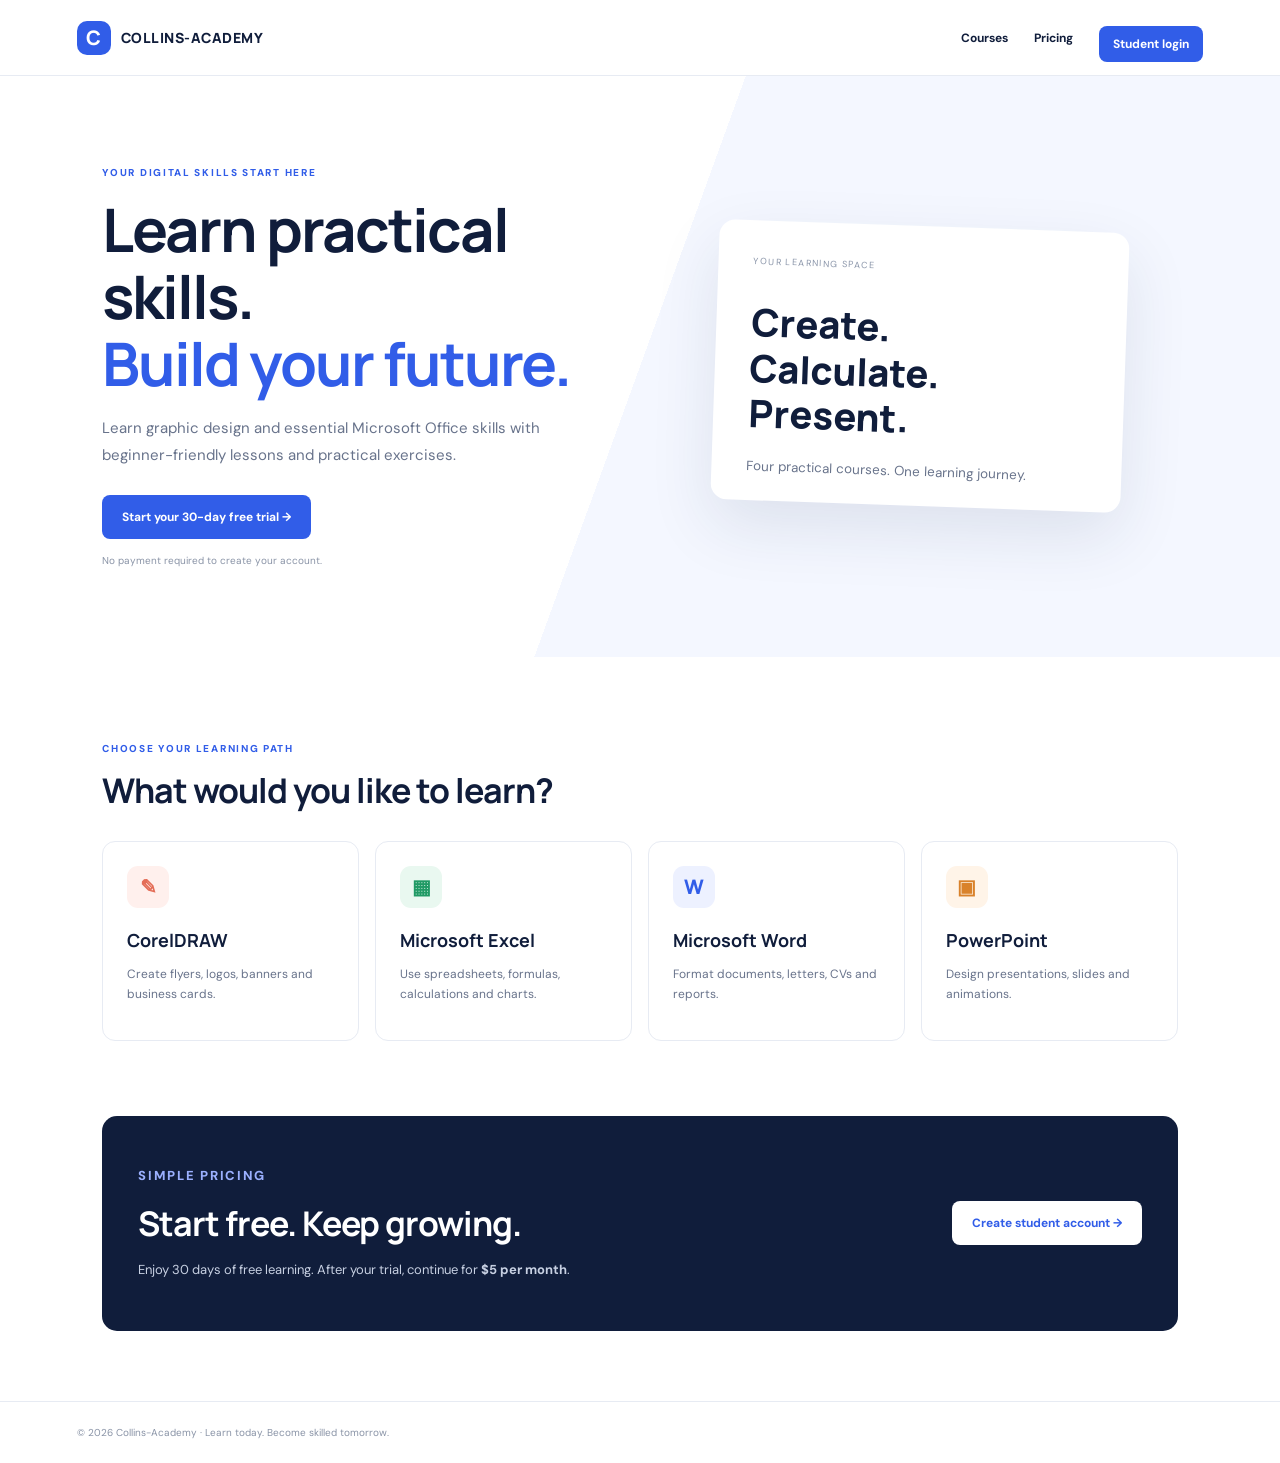
<file: index.html>
<!doctype html>
<html lang="en"><head><meta charset="utf-8"><meta name="viewport" content="width=device-width,initial-scale=1"><title>Collins-Academy</title><link rel="stylesheet" href="styles.css"></head>
<body>
<header class="top"><a class="brand" href="index.html"><span class="mark">C</span> COLLINS-ACADEMY</a><nav><a href="#courses">Courses</a><a href="#pricing">Pricing</a><a class="btn small" href="auth.html">Student login</a></nav></header>
<main>
<section class="hero"><div><p class="eyebrow">YOUR DIGITAL SKILLS START HERE</p><h1>Learn practical skills.<br><em>Build your future.</em></h1><p class="lead">Learn graphic design and essential Microsoft Office skills with beginner-friendly lessons and practical exercises.</p><a class="btn" href="auth.html">Start your 30-day free trial →</a><p class="hint">No payment required to create your account.</p></div><div class="hero-art"><div class="screen"><span>YOUR LEARNING SPACE</span><strong>Create.<br>Calculate.<br>Present.</strong><small>Four practical courses. One learning journey.</small></div></div></section>
<section class="section" id="courses"><p class="eyebrow">CHOOSE YOUR LEARNING PATH</p><h2>What would you like to learn?</h2><div class="grid"><article><b class="ico coral">✎</b><h3>CorelDRAW</h3><p>Create flyers, logos, banners and business cards.</p></article><article><b class="ico green">▦</b><h3>Microsoft Excel</h3><p>Use spreadsheets, formulas, calculations and charts.</p></article><article><b class="ico blue">W</b><h3>Microsoft Word</h3><p>Format documents, letters, CVs and reports.</p></article><article><b class="ico orange">▣</b><h3>PowerPoint</h3><p>Design presentations, slides and animations.</p></article></div></section>
<section class="pricing" id="pricing"><div><p class="eyebrow">SIMPLE PRICING</p><h2>Start free. Keep growing.</h2><p>Enjoy 30 days of free learning. After your trial, continue for <strong>$5 per month</strong>.</p></div><a class="btn light" href="auth.html">Create student account →</a></section>
</main><footer>© <span id="year"></span> Collins-Academy · Learn today. Become skilled tomorrow.</footer><script>document.getElementById('year').textContent=new Date().getFullYear()</script></body></html>
</file>
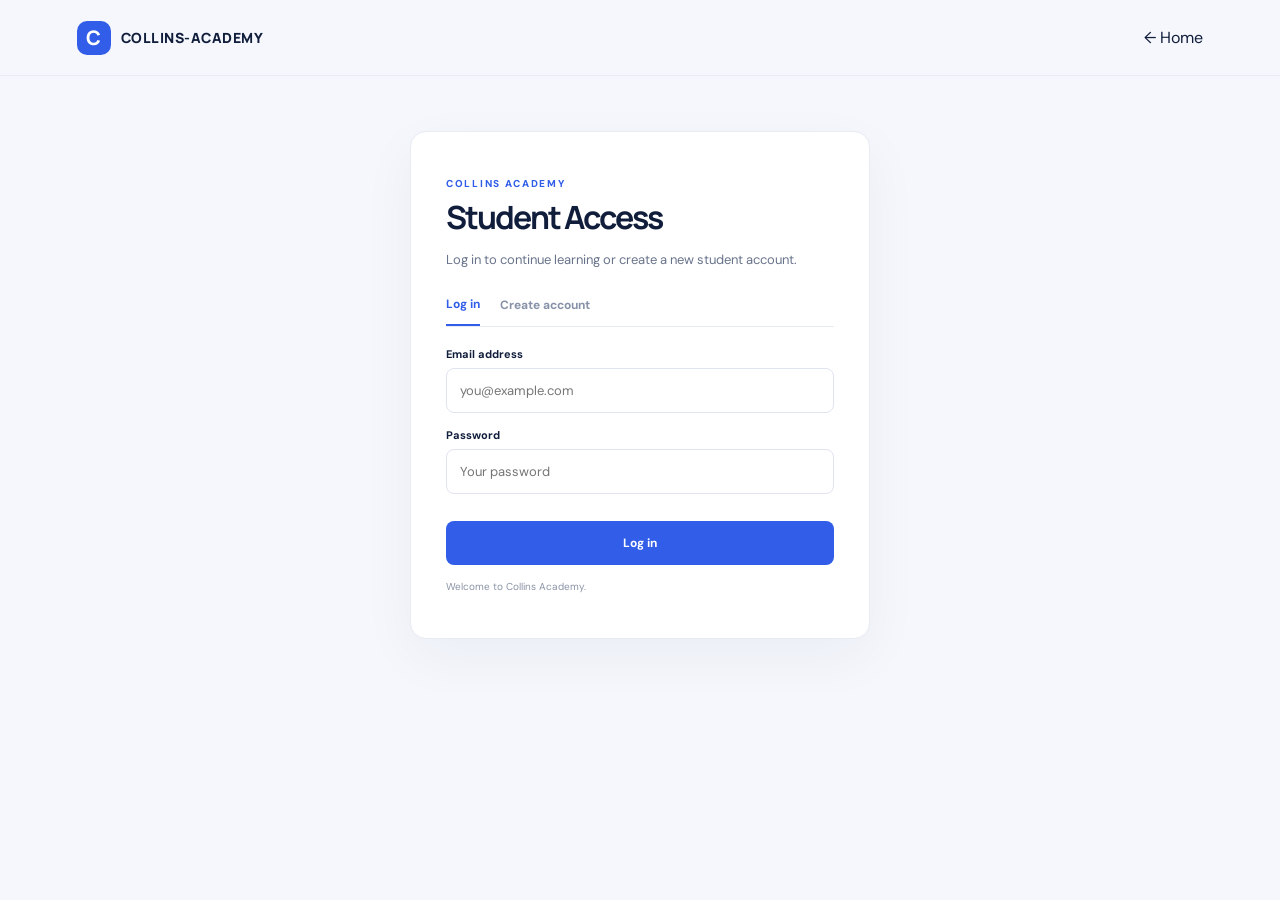
<file: auth.html>
<!DOCTYPE html>
<html lang="en">
<head>
  <meta charset="UTF-8">
  <meta name="viewport" content="width=device-width, initial-scale=1.0">

  <title>Student Login | Collins Academy</title>
  <meta
    name="description"
    content="Log in to Collins Academy and continue learning digital skills."
  >

  <link rel="stylesheet" href="styles.css">
</head>

<body class="auth-body">

  <header class="top">
    <a href="index.html" class="brand">
      <span class="mark">C</span>
      COLLINS-ACADEMY
    </a>

    <a href="index.html">← Home</a>
  </header>

  <main class="auth-wrap">

    <section class="auth-card">

      <p class="eyebrow">COLLINS ACADEMY</p>

      <h1>Student Access</h1>

      <p class="muted">
        Log in to continue learning or create a new student account.
      </p>

      <div class="tabs">

        <button
          type="button"
          class="tab active"
          id="loginTab"
        >
          Log in
        </button>

        <button
          type="button"
          class="tab"
          id="signupTab"
        >
          Create account
        </button>

      </div>


      <!-- LOGIN FORM -->

      <form id="loginForm" novalidate>

        <label for="loginEmail">
          Email address

          <input
            id="loginEmail"
            name="email"
            type="email"
            autocomplete="email"
            required
            placeholder="you@example.com"
          >
        </label>


        <label for="loginPassword">
          Password

          <input
            id="loginPassword"
            name="password"
            type="password"
            autocomplete="current-password"
            required
            placeholder="Your password"
          >
        </label>


        <button
          class="btn wide"
          type="submit"
          id="loginButton"
        >
          Log in
        </button>

      </form>


      <!-- SIGNUP FORM -->

      <form id="signupForm" hidden novalidate>

        <label for="fullName">
          Full name

          <input
            id="fullName"
            name="fullName"
            type="text"
            autocomplete="name"
            maxlength="80"
            required
            placeholder="Your full name"
          >
        </label>


        <label for="signupEmail">
          Email address

          <input
            id="signupEmail"
            name="email"
            type="email"
            autocomplete="email"
            required
            placeholder="you@example.com"
          >
        </label>


        <label for="signupPassword">
          Password

          <input
            id="signupPassword"
            name="password"
            type="password"
            autocomplete="new-password"
            minlength="8"
            required
            placeholder="At least 8 characters"
          >
        </label>


        <button
          class="btn wide"
          type="submit"
          id="signupButton"
        >
          Create my account
        </button>

      </form>


      <p
        id="message"
        class="message"
        role="status"
        aria-live="polite"
      ></p>


      <p class="tiny">
        Welcome to Collins Academy.
      </p>

    </section>

  </main>


  <!-- Supabase login logic -->
  <script
    type="module"
    src="auth.js?v=20"
  ></script>

</body>
</html>
</file>
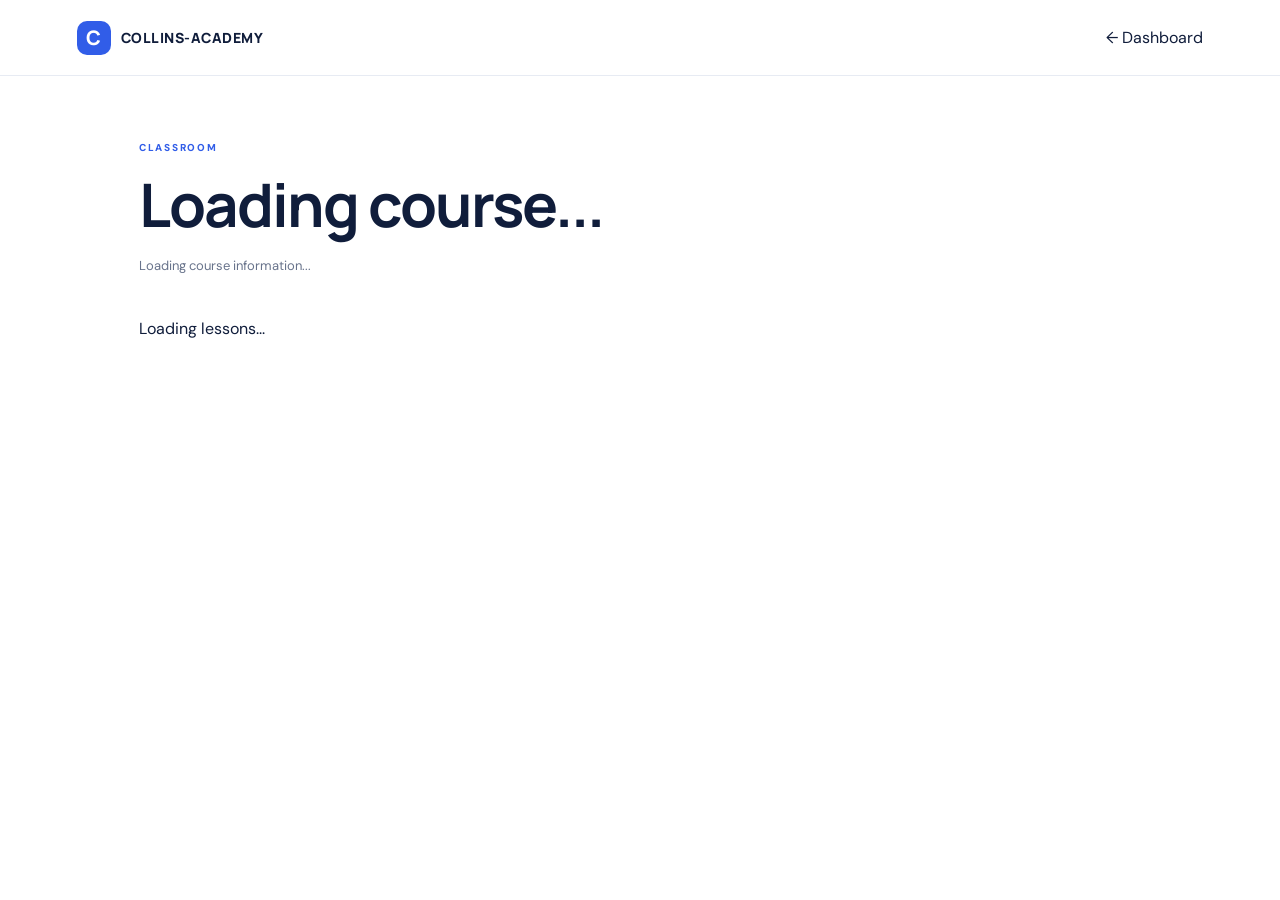
<file: course.html>
<!DOCTYPE html>
<html lang="en">
<head>
  <meta charset="UTF-8">
  <meta name="viewport" content="width=device-width, initial-scale=1.0">

  <title>Classroom | Collins Academy</title>

  <meta
    name="description"
    content="Learn digital skills with Collins Academy."
  >

  <link rel="stylesheet" href="styles.css">
</head>

<body>

  <header class="top">
    <a href="dashboard.html" class="brand">
      <span class="mark">C</span>
      COLLINS-ACADEMY
    </a>

    <a href="dashboard.html">
      ← Dashboard
    </a>
  </header>

  <main class="dash">

    <p class="eyebrow">CLASSROOM</p>

    <h1 id="courseTitle">Loading course...</h1>

    <p id="courseDescription" class="muted">
      Loading course information...
    </p>

    <div id="lessonList" class="lesson-list">
      <p>Loading lessons...</p>
    </div>

    <p
      id="courseMessage"
      class="message"
      role="status"
      aria-live="polite"
    ></p>

  </main>

  <!-- Load the latest classroom JavaScript -->
  <script
    type="module"
    src="course.js?v=13"
  ></script>

</body>
</html>
</file>
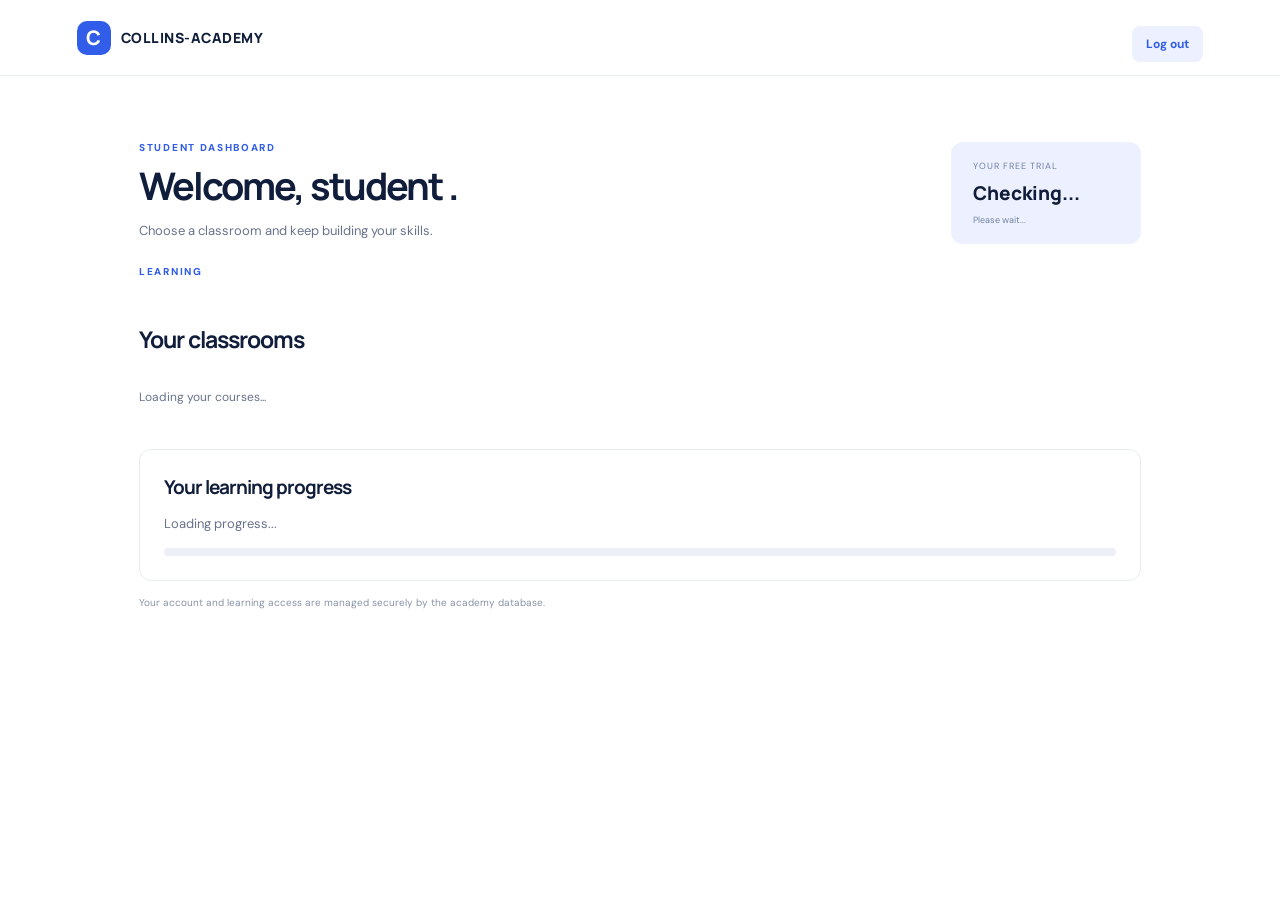
<file: dashboard.html>
<!DOCTYPE html>
<html lang="en">

<head>
  <meta charset="UTF-8">

  <meta
    name="viewport"
    content="width=device-width, initial-scale=1.0"
  >

  <title>Student Dashboard | Collins Academy</title>

  <meta
    name="description"
    content="Collins Academy student dashboard."
  >

  <link
    rel="stylesheet"
    href="styles.css"
  >
</head>


<body>

  <!-- HEADER -->

  <header class="top">

    <a
      href="index.html"
      class="brand"
    >
      <span class="mark">C</span>
      COLLINS-ACADEMY
    </a>


    <button
      id="logout"
      class="btn small secondary"
      type="button"
    >
      Log out
    </button>

  </header>


  <!-- MAIN DASHBOARD -->

  <main class="dash">

    <section class="dash-head">

      <div>

        <p class="eyebrow">
          STUDENT DASHBOARD
        </p>

        <h1>
          Welcome,
          <span id="studentName">
            student
          </span>.
        </h1>

        <p class="muted">
          Choose a classroom and keep building your skills.
        </p>

      </div>


      <!-- TRIAL -->

      <div class="trial-box">

        <span>
          YOUR FREE TRIAL
        </span>

        <strong id="trialStatus">
          Checking...
        </strong>

        <small id="trialDate">
          Please wait...
        </small>

      </div>

    </section>


    <!-- LOCKED NOTICE -->

    <div
      id="lockedNotice"
      class="notice"
      hidden
    >
      Your free trial has ended.
      Your lessons are currently locked.
      Subscription setup will be added in the next stage.
    </div>


    <!-- CLASSROOMS -->

    <section>

      <p class="eyebrow">
        LEARNING
      </p>

      <h2 class="dash-title">
        Your classrooms
      </h2>


      <div
        id="courseGrid"
        class="grid"
      >

        <p>
          Loading your courses...
        </p>

      </div>

    </section>


    <!-- PROGRESS -->

    <section class="progress-panel">

      <h2>
        Your learning progress
      </h2>

      <p
        id="progressText"
        class="muted"
      >
        Loading progress...
      </p>


      <div class="progress-track">

        <div
          id="progressBar"
          style="width: 0%;"
        ></div>

      </div>

    </section>


    <p class="tiny">
      Your account and learning access are managed securely
      by the academy database.
    </p>

  </main>


  <!-- DASHBOARD JAVASCRIPT -->

  <script
    type="module"
    src="dashboard.js?v=10"
  ></script>

</body>

</html>
</file>
<file: styles.css>
@import url('https://fonts.googleapis.com/css2?family=DM+Sans:wght@400;500;600;700&family=Manrope:wght@400;500;600;700;800&display=swap');
:root{--navy:#101d3b;--blue:#315de8;--muted:#68738b;--pale:#f4f7ff;--line:#e7ebf3}*{box-sizing:border-box}body{margin:0;color:var(--navy);font-family:'DM Sans',sans-serif;background:#fff}a{text-decoration:none;color:inherit}.top{height:76px;padding:0 max(6vw,22px);display:flex;align-items:center;justify-content:space-between;border-bottom:1px solid var(--line)}.brand{font:800 14px Manrope;letter-spacing:.5px;display:flex;align-items:center;gap:10px}.mark{background:var(--blue);color:#fff;width:34px;height:34px;border-radius:10px;display:grid;place-items:center;font-size:20px}.top nav{display:flex;align-items:center;gap:26px;font-size:12px;font-weight:700}.btn{display:inline-flex;align-items:center;justify-content:center;border:0;border-radius:8px;background:var(--blue);color:#fff;padding:14px 20px;font:700 12px 'DM Sans';cursor:pointer}.btn:hover{background:#244bd0}.btn.small{padding:10px 14px}.btn.secondary{background:#edf1ff;color:var(--blue)}.hero{padding:80px max(8vw,24px);display:grid;grid-template-columns:1fr 1fr;gap:45px;align-items:center;background:linear-gradient(110deg,#fff 50%,#f4f7ff 50%)}.eyebrow{font-size:10px;font-weight:800;letter-spacing:1.7px;color:var(--blue)}h1,h2,h3{font-family:Manrope,sans-serif}h1{font-size:clamp(38px,5vw,60px);line-height:1.12;letter-spacing:-2px;margin:17px 0}.hero h1 em{font-style:normal;color:var(--blue)}.lead{font-size:15px;line-height:1.8;color:var(--muted);max-width:490px;margin-bottom:26px}.hint,.tiny{font-size:10px;color:#8993a6;margin-top:15px}.hero-art{display:grid;place-items:center;min-height:280px}.screen{width:min(100%,410px);height:280px;background:#fff;border-radius:16px;box-shadow:0 25px 65px #1b2c571b;padding:28px 35px;transform:rotate(2deg)}.screen span{font-size:9px;letter-spacing:1.4px;color:#8a95a9}.screen strong{display:block;font:800 38px/1.2 Manrope;margin:30px 0 18px}.screen small{color:var(--muted)}.section{padding:75px max(8vw,24px)}h2{font-size:34px;letter-spacing:-1px;margin:12px 0 28px}.grid{display:grid;grid-template-columns:repeat(4,1fr);gap:16px}.grid article,.course-card{padding:24px;border:1px solid var(--line);border-radius:13px;background:#fff}.grid h3{font-size:18px;margin:20px 0 8px}.grid p,.course-card p{font-size:12px;line-height:1.7;color:var(--muted)}.ico{width:42px;height:42px;border-radius:11px;display:grid;place-items:center;font:800 20px Manrope}.coral{background:#fff0ed;color:#e46d57}.green{background:#e9f8f0;color:#219a65}.blue{background:#edf1ff;color:#315de8}.orange{background:#fff4e8;color:#d9822b}.pricing{margin:0 max(8vw,24px) 70px;padding:36px;background:var(--navy);color:#fff;border-radius:15px;display:flex;align-items:center;justify-content:space-between;gap:20px}.pricing h2{margin:10px 0}.pricing p{color:#c7d0e2;font-size:13px;max-width:520px;line-height:1.7}.pricing .eyebrow{color:#9bb0ff}.light{background:#fff;color:var(--blue);white-space:nowrap}footer{border-top:1px solid var(--line);padding:24px max(6vw,22px);font-size:10px;color:#8993a6}.auth-body{background:#f5f7fc;min-height:100vh}.auth-wrap{padding:55px 20px;display:grid;place-items:center}.auth-card{background:#fff;border:1px solid var(--line);border-radius:16px;padding:35px;width:min(100%,460px);box-shadow:0 18px 55px #1b2c570c}.auth-card h1{font-size:32px;margin:10px 0}.muted{color:var(--muted);font-size:13px;line-height:1.7}.tabs{display:flex;border-bottom:1px solid var(--line);margin:25px 0 20px;gap:20px}.tab{border:0;background:none;padding:0 0 12px;font:700 12px 'DM Sans';color:#8792a8;cursor:pointer}.tab.active{color:var(--blue);border-bottom:2px solid var(--blue)}label{display:block;font-size:11px;font-weight:700;margin:15px 0}input{display:block;width:100%;padding:13px;border:1px solid #dfe4ef;border-radius:8px;margin-top:7px;font:13px 'DM Sans'}input:focus{outline:2px solid #cbd6ff;border-color:var(--blue)}.wide{width:100%;margin-top:12px}.message{font-size:12px;color:var(--blue);line-height:1.6}.dash{max-width:1050px;margin:auto;padding:55px 24px}.dash-head{display:flex;justify-content:space-between;align-items:center;gap:20px}.dash-head h1{font-size:38px;margin:10px 0}.trial-box{padding:18px 22px;border-radius:12px;background:#edf1ff;min-width:190px}.trial-box span,.trial-box small{display:block;font-size:9px;letter-spacing:1px;color:#7180a7}.trial-box strong{display:block;font:800 19px Manrope;margin:8px 0}.trial-box small{letter-spacing:0}.dash-title{font-size:23px;margin:45px 0 20px}.dash .grid{grid-template-columns:repeat(2,1fr)}.course-card h3{margin:0 0 10px}.course-card a{display:inline-block;color:var(--blue);font-size:11px;font-weight:800;margin-top:8px}.notice{background:#fff3e8;color:#94500c;padding:16px;border-radius:9px;font-size:12px;margin-top:25px}.progress-panel{margin-top:30px;padding:24px;border:1px solid var(--line);border-radius:12px}.progress-panel h2{font-size:19px;margin:0}.progress-track{height:8px;background:#edf0f6;border-radius:20px;overflow:hidden}.progress-track div{height:100%;background:var(--blue);width:0}.lesson-list{display:grid;gap:15px;margin-top:25px}.lesson{padding:23px;border:1px solid var(--line);border-radius:12px}.lesson h3{font-size:17px;margin:0}.lesson p{font-size:13px;line-height:1.8;color:var(--muted);white-space:pre-wrap}.lesson button{margin-top:8px}@media(max-width:760px){.hero{grid-template-columns:1fr;padding:55px 24px}.grid{grid-template-columns:repeat(2,1fr)}.pricing{align-items:flex-start;flex-direction:column}.dash-head{align-items:flex-start;flex-direction:column}}@media(max-width:520px){.top nav{gap:12px}.top nav>a:not(.btn){display:none}.section{padding:55px 22px}.grid,.dash .grid{grid-template-columns:1fr}.auth-card{padding:25px}.dash-head h1{font-size:31px}.trial-box{width:100%}.pricing{margin:0 20px 55px;padding:26px}}
.video-wrap {
  position: relative;
  width: 100%;
  aspect-ratio: 16 / 9;
  margin: 18px 0 24px;
  overflow: hidden;
  border-radius: 14px;
  background: #111;
}

.video-wrap iframe {
  width: 100%;
  height: 100%;
  border: 0;
}

.lesson {
  margin-bottom: 32px;
}

.lesson h3 {
  margin-bottom: 10px;
}

.lesson h4 {
  margin-top: 20px;
  margin-bottom: 8px;
}

.lesson p {
  line-height: 1.7;
}

.btn.small {
  margin-top: 12px;
}
</file>
